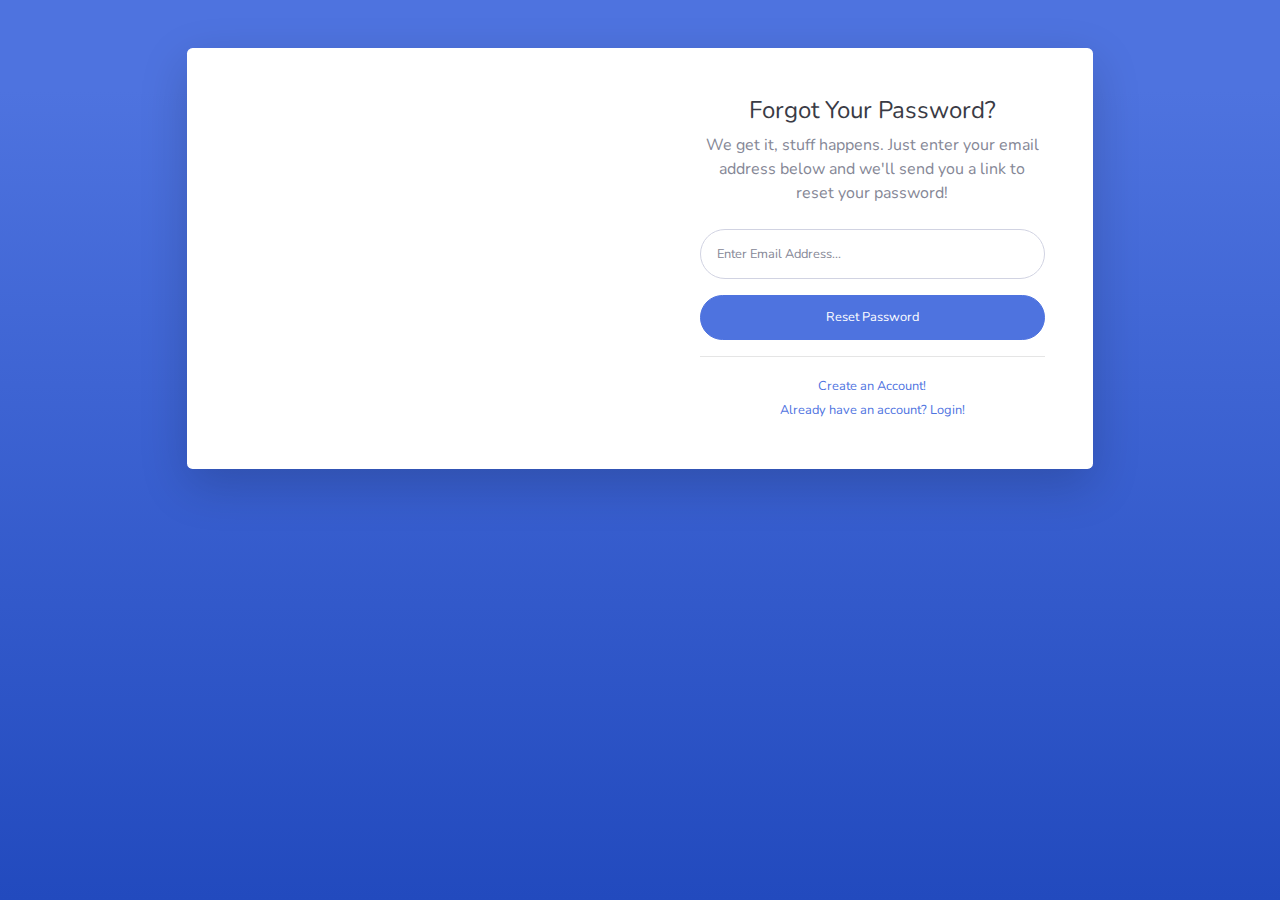
<file: forgot-password.html>
<!DOCTYPE html>
<html lang="en">

<head>

    <meta charset="utf-8">
    <meta http-equiv="X-UA-Compatible" content="IE=edge">
    <meta name="viewport" content="width=device-width, initial-scale=1, shrink-to-fit=no">
    <meta name="description" content="">
    <meta name="author" content="">

    <title>SB Admin 2 - Forgot Password</title>

    <!-- Custom fonts for this template-->
    <link href="vendor/fontawesome-free/css/all.min.css" rel="stylesheet" type="text/css">
    <link
        href="https://fonts.googleapis.com/css?family=Nunito:200,200i,300,300i,400,400i,600,600i,700,700i,800,800i,900,900i"
        rel="stylesheet">

    <!-- Custom styles for this template-->
    <link href="css/sb-admin-2.min.css" rel="stylesheet">

</head>

<body class="bg-gradient-primary">

    <div class="container">

        <!-- Outer Row -->
        <div class="row justify-content-center">

            <div class="col-xl-10 col-lg-12 col-md-9">

                <div class="card o-hidden border-0 shadow-lg my-5">
                    <div class="card-body p-0">
                        <!-- Nested Row within Card Body -->
                        <div class="row">
                            <div class="col-lg-6 d-none d-lg-block bg-password-image"></div>
                            <div class="col-lg-6">
                                <div class="p-5">
                                    <div class="text-center">
                                        <h1 class="h4 text-gray-900 mb-2">Forgot Your Password?</h1>
                                        <p class="mb-4">We get it, stuff happens. Just enter your email address below
                                            and we'll send you a link to reset your password!</p>
                                    </div>
                                    <form class="user">
                                        <div class="form-group">
                                            <input type="email" class="form-control form-control-user"
                                                id="exampleInputEmail" aria-describedby="emailHelp"
                                                placeholder="Enter Email Address...">
                                        </div>
                                        <a href="login.html" class="btn btn-primary btn-user btn-block">
                                            Reset Password
                                        </a>
                                    </form>
                                    <hr>
                                    <div class="text-center">
                                        <a class="small" href="register.html">Create an Account!</a>
                                    </div>
                                    <div class="text-center">
                                        <a class="small" href="login.html">Already have an account? Login!</a>
                                    </div>
                                </div>
                            </div>
                        </div>
                    </div>
                </div>

            </div>

        </div>

    </div>

    <!-- Bootstrap core JavaScript-->
    <script src="vendor/jquery/jquery.min.js"></script>
    <script src="vendor/bootstrap/js/bootstrap.bundle.min.js"></script>

    <!-- Core plugin JavaScript-->
    <script src="vendor/jquery-easing/jquery.easing.min.js"></script>

    <!-- Custom scripts for all pages-->
    <script src="js/sb-admin-2.min.js"></script>

</body>

</html>
</file>
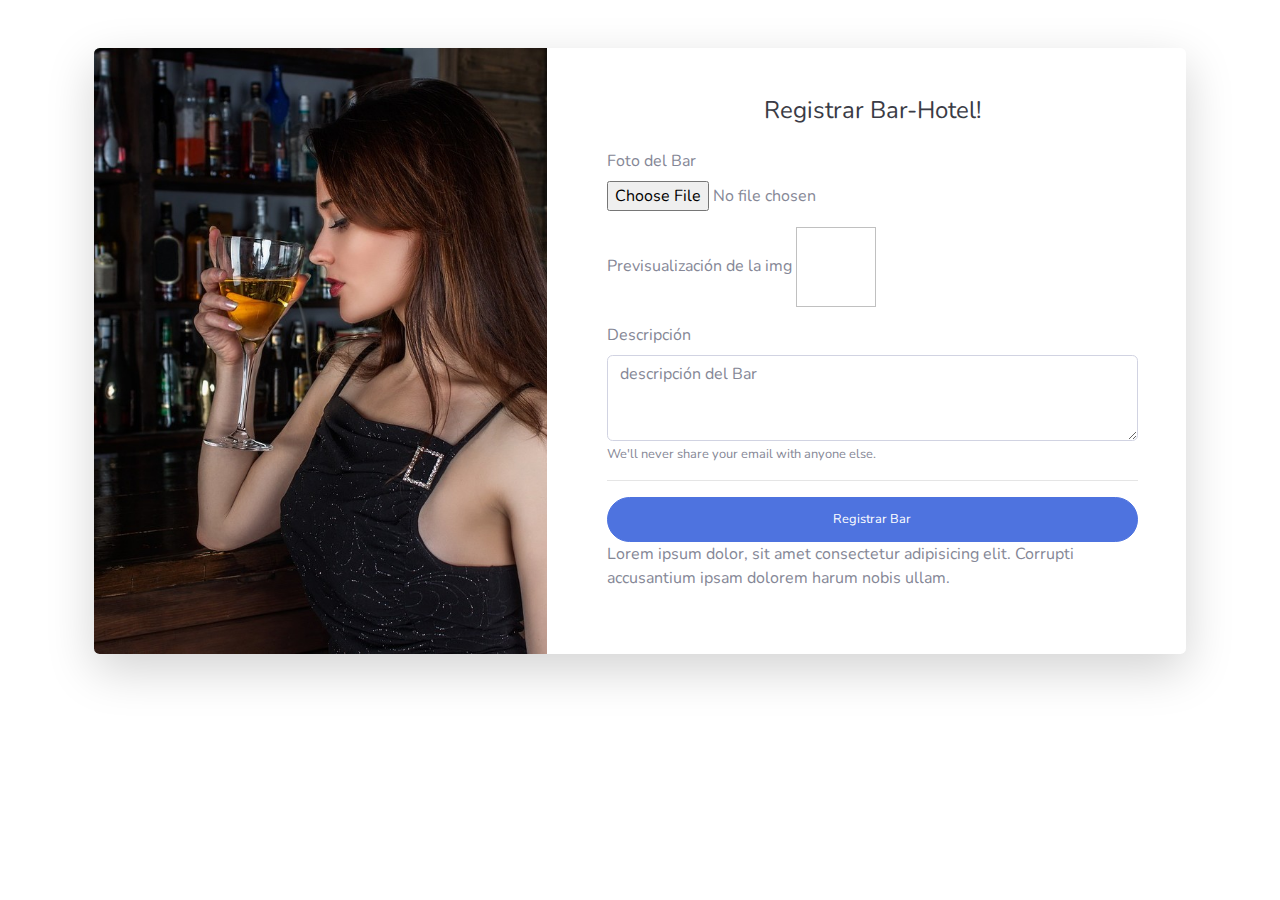
<file: form_bar.html>
<!DOCTYPE html>
<html lang="en">
<head>
    <meta charset="utf-8">
    <meta http-equiv="X-UA-Compatible" content="IE=edge">
    <meta name="viewport" content="width=device-width, initial-scale=1, shrink-to-fit=no">
    <meta name="description" content="">
    <meta name="author" content="">

    <title>SB Admin 2 - Register</title>

    <!-- Custom fonts for this template-->
    <link href="vendor/fontawesome-free/css/all.min.css" rel="stylesheet" type="text/css">
    <link
        href="https://fonts.googleapis.com/css?family=Nunito:200,200i,300,300i,400,400i,600,600i,700,700i,800,800i,900,900i"
        rel="stylesheet">

    <!-- Custom styles for this template-->
    <link href="css/sb-admin-2.css" rel="stylesheet">
    <title>Registro Bar</title>
</head>
<body >
    
        <div class="container">
            <div class="card o-hidden border-0 shadow-lg my-5">
                <div class="card-body p-0">
                    <!-- Nested Row within Card Body -->
                    <div class="row">
                        <div class="col-lg-5 d-none d-lg-block bg-registrobar-image ">
                            
                        </div>
                        <div class="col-lg-7">
                            <div class="p-5">
                                <div class="text-center">
                                    <h1 class="h4 text-gray-900 mb-4">Registrar Bar-Hotel!</h1>
                                </div>
                                <form class="user" method="post" >
                                
                                    <div class="form-group">
                                        <label>Foto del Bar</label>
                                        <input type="file" class="form-control-file"  placeholder="Subir Foto" onchange="previewImage(event, '#imgPreview')">
                                            
                                    </div>
                                    <div class="form-group">
                                        <label>Previsualización de la img</label>
                                        <img id="imgPreview">
                                            
                                    </div>
                                    
                                    <div class="form-group">
                                        <label for="exampleInputEmail1">Descripción</label>
                                        <textarea type="textarea" class="form-control"   placeholder="descripción del Bar" rows="3"></textarea>
                                        <small id="emailHelp" class="form-text text-muted">We'll never share your email with anyone else.</small>
                                    </div>
                                    
                                    <hr>
                                    <button type="submit" class="btn btn-primary btn-user btn-block">
                                        
                                        Registrar Bar
                                    </button>
                                    <p>Lorem ipsum dolor, sit amet consectetur adipisicing elit. Corrupti accusantium ipsam dolorem harum nobis ullam.</p>
                                    
                                
                                </form>
                                
                                
                            </div>
                        </div>
                    </div>
                </div>
            </div>
        </div>
    
        <script src="js/script.js"></script>
    
    
</body>
</html>
</file>
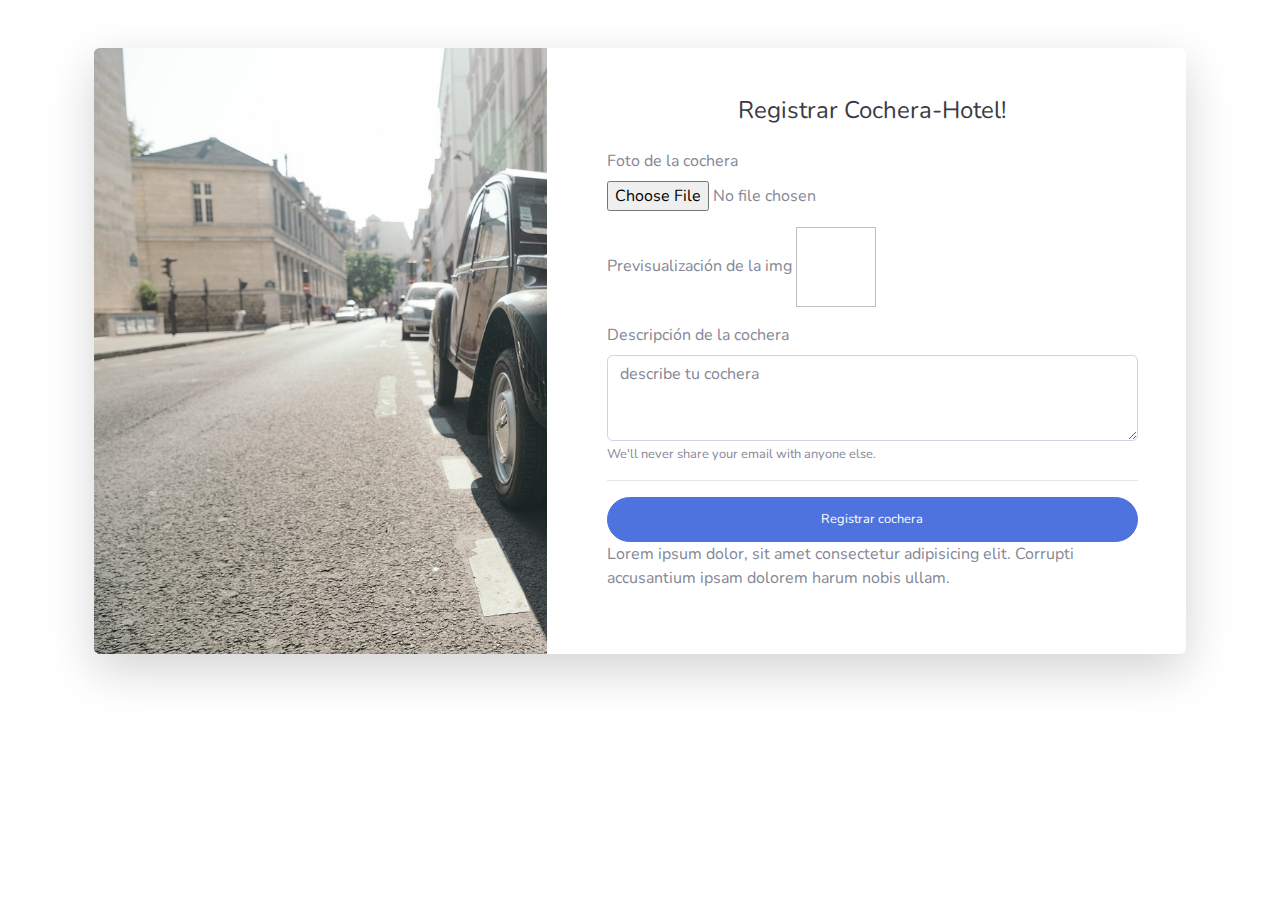
<file: form_cochera.html>
<!DOCTYPE html>
<html lang="en">
<head>
    <meta charset="utf-8">
    <meta http-equiv="X-UA-Compatible" content="IE=edge">
    <meta name="viewport" content="width=device-width, initial-scale=1, shrink-to-fit=no">
    <meta name="description" content="">
    <meta name="author" content="">

    <title>SB Admin 2 - Register</title>

    <!-- Custom fonts for this template-->
    <link href="vendor/fontawesome-free/css/all.min.css" rel="stylesheet" type="text/css">
    <link
        href="https://fonts.googleapis.com/css?family=Nunito:200,200i,300,300i,400,400i,600,600i,700,700i,800,800i,900,900i"
        rel="stylesheet">

    <!-- Custom styles for this template-->
    <link href="css/sb-admin-2.css" rel="stylesheet">
    <title>Registro cochera</title>
</head>
<body >
    
    <div class="container">
        <div class="card o-hidden border-0 shadow-lg my-5">
            <div class="card-body p-0">
                <!-- Nested Row within Card Body -->
                <div class="row">
                    <div class="col-lg-5 d-none d-lg-block bg-registrocochera-image ">
                        
                    </div>
                    <div class="col-lg-7">
                        <div class="p-5">
                            <div class="text-center">
                                <h1 class="h4 text-gray-900 mb-4">Registrar Cochera-Hotel!</h1>
                            </div>
                            <form class="user" method="post" >
                            
                                <div class="form-group">
                                    <label>Foto de la cochera</label>
                                    <input type="file" class="form-control-file"  placeholder="Subir Foto" onchange="previewImage(event, '#imgPreview')">
                                        
                                </div>
                                <div class="form-group">
                                    <label>Previsualización de la img</label>
                                    <img id="imgPreview">
                                        
                                </div>
                                <div class="form-group">
                                    <label for="exampleInputEmail1">Descripción de la cochera</label>
                                    <textarea type="textarea" class="form-control"   placeholder="describe tu cochera" rows="3"></textarea>
                                    <small id="emailHelp" class="form-text text-muted">We'll never share your email with anyone else.</small>
                                </div>
                                
                                <hr>
                                <button type="submit" class="btn btn-primary btn-user btn-block">
                                    
                                    Registrar cochera
                                </button>
                                <p>Lorem ipsum dolor, sit amet consectetur adipisicing elit. Corrupti accusantium ipsam dolorem harum nobis ullam.</p>
                                
                            
                            </form>
                            
                            
                        </div>
                    </div>
                </div>
            </div>
        </div>
    </div>

    <script src="js/script.js"></script>


</body>
</html>
</file>
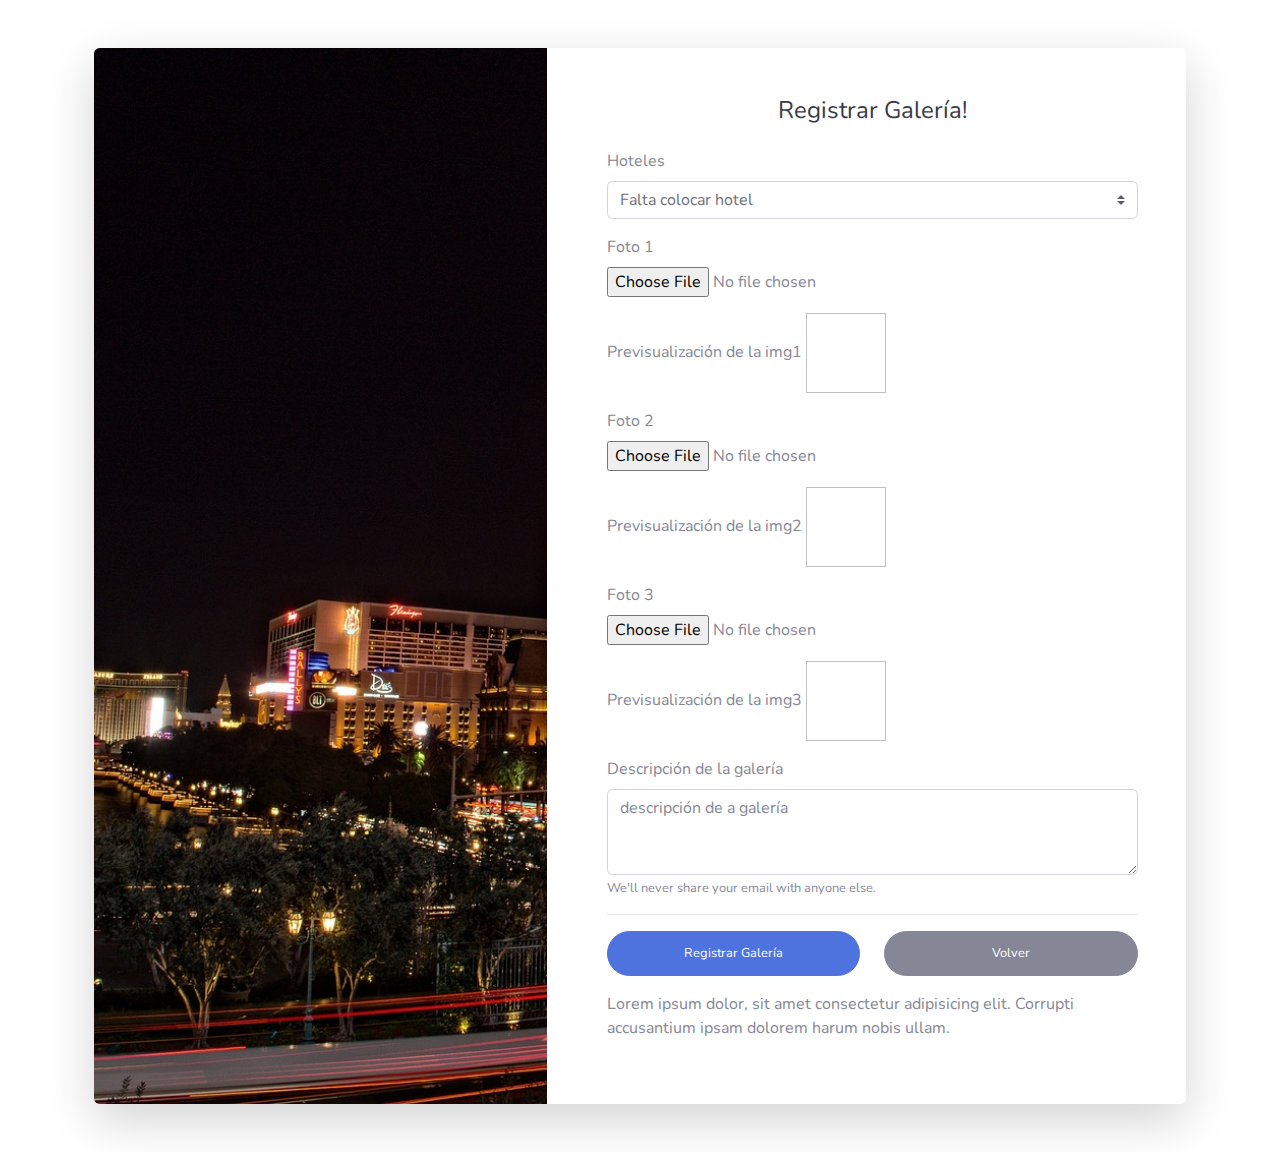
<file: form_galeria.html>
<!DOCTYPE html>
<html lang="en">
<head>
    <meta charset="utf-8">
    <meta http-equiv="X-UA-Compatible" content="IE=edge">
    <meta name="viewport" content="width=device-width, initial-scale=1, shrink-to-fit=no">
    <meta name="description" content="">
    <meta name="author" content="">

    <title>SB Admin 2 - Register</title>

    <!-- Custom fonts for this template-->
    <link href="vendor/fontawesome-free/css/all.min.css" rel="stylesheet" type="text/css">
    <link
        href="https://fonts.googleapis.com/css?family=Nunito:200,200i,300,300i,400,400i,600,600i,700,700i,800,800i,900,900i"
        rel="stylesheet">

    <!-- Custom styles for this template-->
    <link href="css/sb-admin-2.css" rel="stylesheet">
    <title>Registro Piscina</title>
</head>
<body>
    
    <div class="container">
        <div class="card o-hidden border-0 shadow-lg my-5">
            <div class="card-body p-0">
                <!-- Nested Row within Card Body -->
                <div class="row">
                    <div class="col-lg-5 d-none d-lg-block bg-registrogale-image ">
                        
                    </div>
                    <div class="col-lg-7">
                        <div class="p-5">
                            <div class="text-center">
                                <h1 class="h4 text-gray-900 mb-4">Registrar Galería!</h1>
                            </div>
                            <form class="user" method="post" >
                            
                                <div class="form-group">
                                    <label>Hoteles</label>
                                            <select class="custom-select mr-sm-2 " id="inlineFormCustomSelect">
                                                
                                                <option value="1" selected>Falta colocar hotel</option>
                                                <option value="2">ubi 2</option>
                                                <option value="3">ubi 3</option>
                                            </select>
                                        
                                </div>

                                <div class="form-group">
                                    <label>Foto 1</label>
                                    <input type="file" class="form-control-file" placeholder="Subir Foto" onchange="previewImage(event, '#imgPreview')">
                                        
                                </div>

                                <div class="form-group">
                                    <label>Previsualización de la img1</label>
                                    <img id="imgPreview">
                                        
                                </div>

                                <div class="form-group">
                                    <label>Foto 2</label>
                                    <input type="file" class="form-control-file" placeholder="Subir Foto" onchange="previewImage(event, '#imgPreview2')">
                                        
                                </div>

                                <div class="form-group">
                                    <label>Previsualización de la img2</label>
                                    <img id="imgPreview2">
                                        
                                </div>

                                <div class="form-group">
                                    <label>Foto 3</label>
                                    <input type="file" class="form-control-file" placeholder="Subir Foto" onchange="previewImage(event, '#imgPreview3')">
                                        
                                </div>

                                <div class="form-group">
                                    <label>Previsualización de la img3</label>
                                    <img id="imgPreview3">
                                        
                                </div>
                                
                                <div class="form-group">
                                    <label for="exampleInputEmail1">Descripción de la galería</label>
                                    <textarea type="textarea" class="form-control"   placeholder="descripción de a galería" rows="3"></textarea>
                                    <small class="form-text text-muted">We'll never share your email with anyone else.</small>
                                </div>
                                
                                <hr>
                                <div class="form-group row">
                                    <div class="col-sm-6 mb-3 mb-sm-0">
                                        <button type="submit" class="btn btn-primary btn-user btn-block">Registrar Galería</button>
                                        
                                        
                                    </div>
                                    <div class="col-sm-6">
                                       <a href="index.php" class="btn btn-secondary btn-user btn-block">Volver</a> 
                                    </div>
                                    
                                        
                                </div>
                                
                                    
                                    
                                <p>Lorem ipsum dolor, sit amet consectetur adipisicing elit. Corrupti accusantium ipsam dolorem harum nobis ullam.</p>
                                
                            
                            </form>
                            
                            
                        </div>
                    </div>
                </div>
            </div>
        </div>
    </div>

    
    <script src="js/script.js"></script>

</body>
</html>
</file>
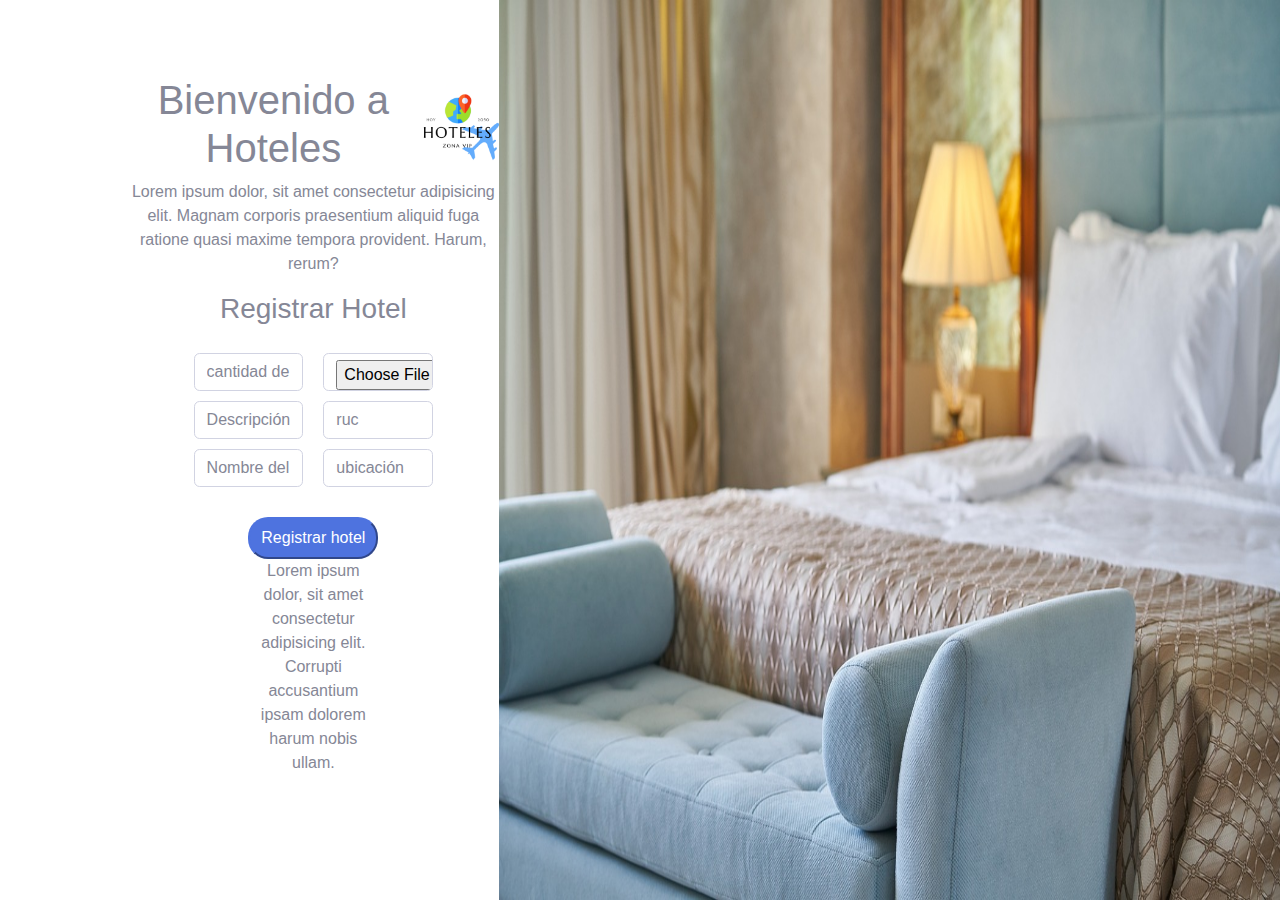
<file: form_hotel.html>
<!DOCTYPE html>
<html lang="en">
<head>
    <meta charset="UTF-8">
    <meta http-equiv="X-UA-Compatible" content="IE=edge">
    <meta name="viewport" content="width=device-width, initial-scale=1.0">
    <link rel="stylesheet" href="./css/estilos.css">
    <link href="vendor/fontawesome-free/css/all.min.css" rel="stylesheet" type="text/css">
    <!-- codigo boostrap -->
    <!-- <link rel="stylesheet" href="https://stackpath.bootstrapcdn.com/bootstrap/4.3.1/css/bootstrap.min.css" integrity="sha384-ggOyR0iXCbMQv3Xipma34MD+dH/1fQ784/j6cY/iJTQUOhcWr7x9JvoRxT2MZw1T" crossorigin="anonymous"> -->
    <link href="css/sb-admin-2.min.css" rel="stylesheet">
    <title>login</title>
</head>
<body>
   
    <section class="contenedor contenedor-login d-flex">
        <div id="primerblock" class="izquierda text-center d-flex">
            <div class="titulo text-center d-flex align-items-center justify-content-center">
                <h1>Bienvenido a <span>Hoteles</span></h1><img class="logo" src="./img/logo.png" alt="logo">
            </div>
            
            <p>Lorem ipsum dolor, sit amet consectetur adipisicing elit. Magnam corporis praesentium aliquid fuga ratione quasi maxime tempora provident. Harum, rerum?</p>
            <div class="contenedor-form d-flex flex-column align-items-center">
                <h3>Registrar Hotel</h3>
                <form action="" method="post" class="form-signin ">
                    <div class="d-flex align-items-center justify-content-around">
                        
                        <div class="registro-izquierdo">
                            <input class="form-control" type="text" placeholder="cantidad de habitaciones" required>
                            <input type="textarea" class="form-control "  placeholder="Descripción del hotel" required>
                            <input class="form-control" type="text" placeholder="Nombre del hotel" required>
                        </div>
                        <div class="registro-derecho">
                            <input class="form-control" type="file" placeholder="Subir logo" required>
                            <input class="form-control" type="number" placeholder="ruc" required>
                            <input class="form-control" type="email" placeholder="ubicación" required>
                        </div>
                    </div>
                    <div class="registro-fin d-flex flex-column ">
                        <button class=" btn-ingreso btn-primary btn-block" type="submit">Registrar hotel</button>
                        
                        <p>Lorem ipsum dolor, sit amet consectetur adipisicing elit. Corrupti accusantium ipsam dolorem harum nobis ullam.</p>
                        <hr>
                       
                        
                    </div>
                    
                </form>
            </div>

        </div>

        <div id="segundoblock" class="derecha d-flex">
            <img src="./img/h1.jpg" alt="Login">
        </div>

       
        
    </section>
    <script src="./js/script.js"></script>
</body>
</html>
</file>
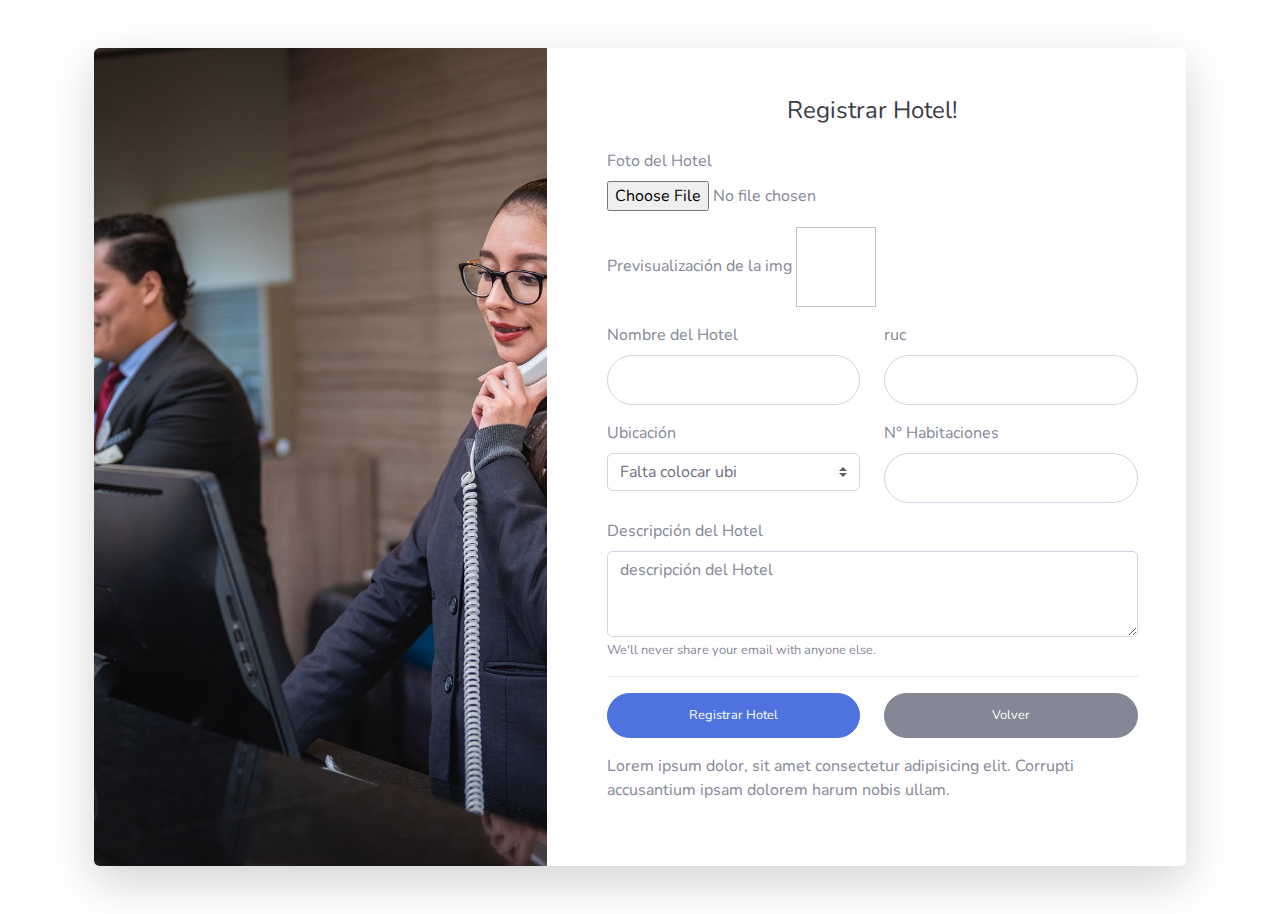
<file: form_hotelnuevo.html>
<!DOCTYPE html>
<html lang="en">
<head>
    <meta charset="utf-8">
    <meta http-equiv="X-UA-Compatible" content="IE=edge">
    <meta name="viewport" content="width=device-width, initial-scale=1, shrink-to-fit=no">
    <meta name="description" content="">
    <meta name="author" content="">

    <title>SB Admin 2 - Register</title>

    <!-- Custom fonts for this template-->
    <link href="vendor/fontawesome-free/css/all.min.css" rel="stylesheet" type="text/css">
    <link
        href="https://fonts.googleapis.com/css?family=Nunito:200,200i,300,300i,400,400i,600,600i,700,700i,800,800i,900,900i"
        rel="stylesheet">

    <!-- Custom styles for this template-->
    <link href="css/sb-admin-2.css" rel="stylesheet">
    <title>Registro Piscina</title>
</head>
<body>
    
    <div class="container">
        <div class="card o-hidden border-0 shadow-lg my-5">
            <div class="card-body p-0">
                <!-- Nested Row within Card Body -->
                <div class="row">
                    <div class="col-lg-5 d-none d-lg-block bg-registrohotel-image ">
                        
                    </div>
                    <div class="col-lg-7">
                        <div class="p-5">
                            <div class="text-center">
                                <h1 class="h4 text-gray-900 mb-4">Registrar Hotel!</h1>
                            </div>
                            <form class="user" method="post" >
                            
                                <div class="form-group">
                                    <label>Foto del Hotel</label>
                                    <input type="file" class="form-control-file" placeholder="Subir Foto" onchange="previewImage(event, '#imgPreview')">
                                        
                                </div>

                                <div class="form-group">
                                    <label>Previsualización de la img</label>
                                    <img id="imgPreview">
                                        
                                </div>

                                <div class="form-group row">
                                    <div class="col-sm-6 mb-3 mb-sm-0">
                                        <label>Nombre del Hotel</label>
                                        <input name="nombre"  type="text" class="form-control form-control-user" >
                                        
                                    </div>
                                    <div class="col-sm-6">
                                        <label>ruc</label>
                                        <input name="ruc" type="number" class="form-control form-control-user">
                                        
                                    </div>
                                    
                                        
                                </div>

                                <div class="form-group row">
                                        <div class="col-sm-6 mb-3 mb-sm-0">
                                            <label>Ubicación</label>
                                            <select class="custom-select mr-sm-2 " id="inlineFormCustomSelect">
                                                
                                                <option value="1" selected>Falta colocar ubi</option>
                                                <option value="2">ubi 2</option>
                                                <option value="3">ubi 3</option>
                                            </select>
                                        </div>
                                        <div class="col-sm-6">
                                            <label>N° Habitaciones</label>
                                            <input name="contidad" type="number" class="form-control form-control-user">
                                            
                                        </div>
                                        
                                       
                                    
                                        
                                </div>
                                
                                <div class="form-group">
                                    <label for="exampleInputEmail1">Descripción del Hotel</label>
                                    <textarea type="textarea" class="form-control"   placeholder="descripción del Hotel" rows="3"></textarea>
                                    <small class="form-text text-muted">We'll never share your email with anyone else.</small>
                                </div>
                                
                                <hr>
                                <div class="form-group row">
                                    <div class="col-sm-6 mb-3 mb-sm-0">
                                        <button type="submit" class="btn btn-primary btn-user btn-block">Registrar Hotel
                                        </button>
                                        
                                    </div>
                                    <div class="col-sm-6">
                                        <button type="submit" class="btn btn-secondary btn-user btn-block">Volver
                                        </button>
                                    </div>
                                    
                                        
                                </div>
                                
                                    
                                <p>Lorem ipsum dolor, sit amet consectetur adipisicing elit. Corrupti accusantium ipsam dolorem harum nobis ullam.</p>
                                
                            
                            </form>
                            
                            
                        </div>
                    </div>
                </div>
            </div>
        </div>
    </div>

    
    <script src="js/script.js"></script>

</body>
</html>
</file>
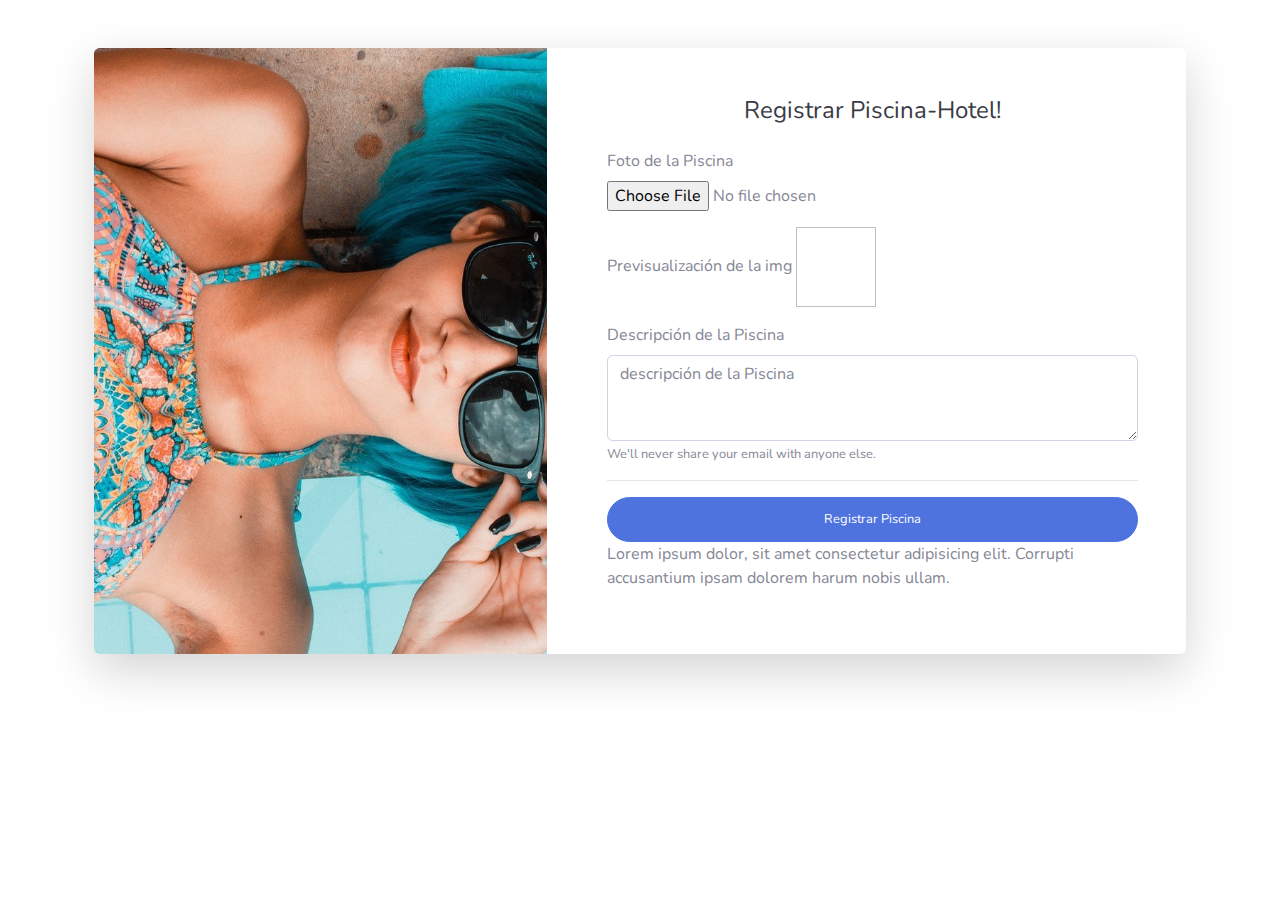
<file: form_piscina.html>
<!DOCTYPE html>
<html lang="en">
<head>
    <meta charset="utf-8">
    <meta http-equiv="X-UA-Compatible" content="IE=edge">
    <meta name="viewport" content="width=device-width, initial-scale=1, shrink-to-fit=no">
    <meta name="description" content="">
    <meta name="author" content="">

    <title>SB Admin 2 - Register</title>

    <!-- Custom fonts for this template-->
    <link href="vendor/fontawesome-free/css/all.min.css" rel="stylesheet" type="text/css">
    <link
        href="https://fonts.googleapis.com/css?family=Nunito:200,200i,300,300i,400,400i,600,600i,700,700i,800,800i,900,900i"
        rel="stylesheet">

    <!-- Custom styles for this template-->
    <link href="css/sb-admin-2.css" rel="stylesheet">
    <title>Registro Piscina</title>
</head>
<body>
    
    <div class="container">
        <div class="card o-hidden border-0 shadow-lg my-5">
            <div class="card-body p-0">
                <!-- Nested Row within Card Body -->
                <div class="row">
                    <div class="col-lg-5 d-none d-lg-block bg-registropis-image ">
                        
                    </div>
                    <div class="col-lg-7">
                        <div class="p-5">
                            <div class="text-center">
                                <h1 class="h4 text-gray-900 mb-4">Registrar Piscina-Hotel!</h1>
                            </div>
                            <form class="user" method="post" >
                            
                                <div class="form-group">
                                    <label>Foto de la Piscina</label>
                                    <input type="file" class="form-control-file" placeholder="Subir Foto" onchange="previewImage(event, '#imgPreview')">
                                        
                                </div>
                                <div class="form-group">
                                    <label>Previsualización de la img</label>
                                    <img id="imgPreview">
                                        
                                </div>
                                <div class="form-group">
                                    <label for="exampleInputEmail1">Descripción de la Piscina</label>
                                    <textarea type="textarea" class="form-control"   placeholder="descripción de la Piscina" rows="3"></textarea>
                                    <small id="emailHelp" class="form-text text-muted">We'll never share your email with anyone else.</small>
                                </div>
                                
                                <hr>
                                <button type="submit" class="btn btn-primary btn-user btn-block">
                                    
                                    Registrar Piscina
                                </button>
                                <p>Lorem ipsum dolor, sit amet consectetur adipisicing elit. Corrupti accusantium ipsam dolorem harum nobis ullam.</p>
                                
                            
                            </form>
                            
                            
                        </div>
                    </div>
                </div>
            </div>
        </div>
    </div>

    <script src="js/script.js"></script>


</body>
</html>
</file>
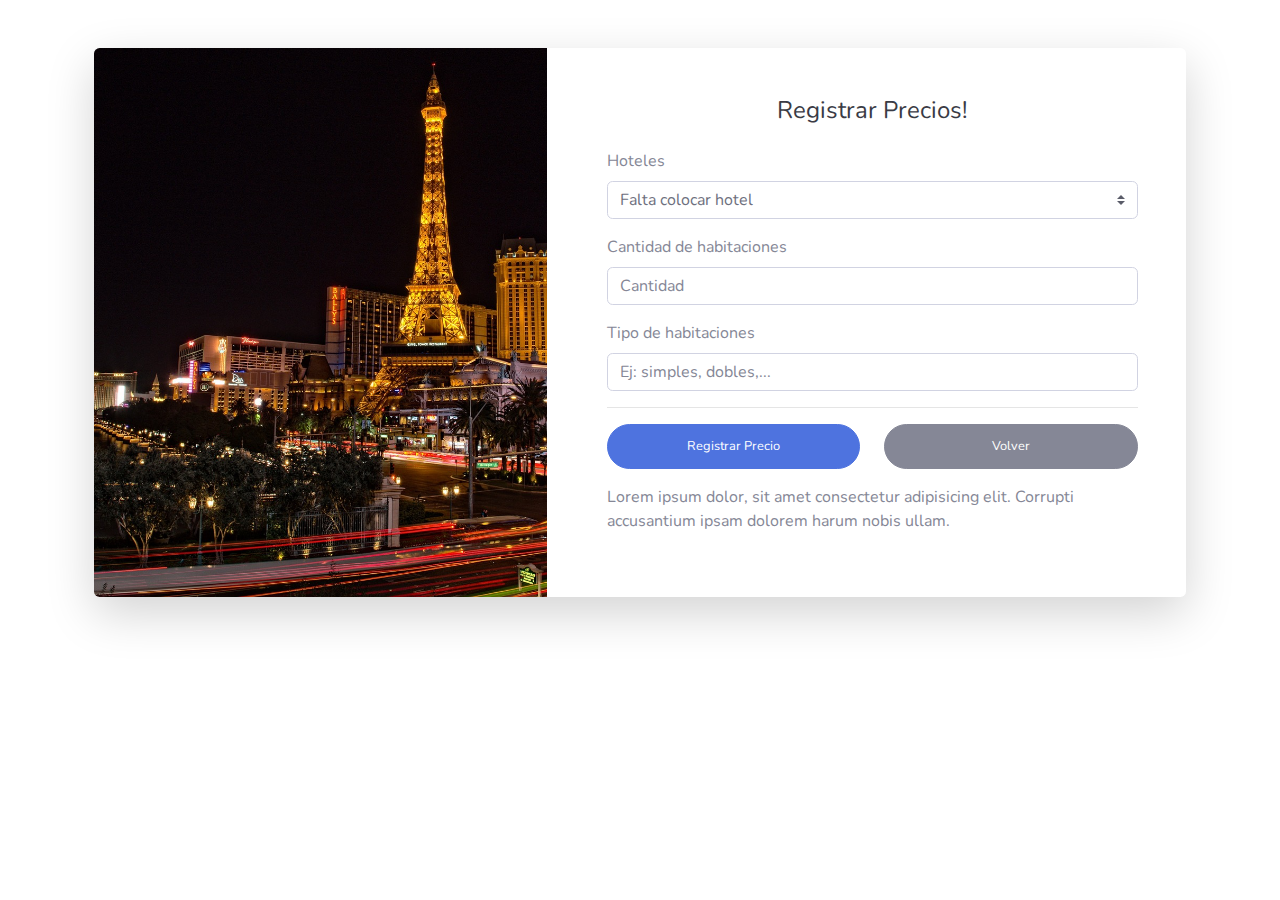
<file: form_precios.html>
<!DOCTYPE html>
<html lang="en">
<head>
    <meta charset="utf-8">
    <meta http-equiv="X-UA-Compatible" content="IE=edge">
    <meta name="viewport" content="width=device-width, initial-scale=1, shrink-to-fit=no">
    <meta name="description" content="">
    <meta name="author" content="">

    <title>SB Admin 2 - Register</title>

    <!-- Custom fonts for this template-->
    <link href="vendor/fontawesome-free/css/all.min.css" rel="stylesheet" type="text/css">
    <link
        href="https://fonts.googleapis.com/css?family=Nunito:200,200i,300,300i,400,400i,600,600i,700,700i,800,800i,900,900i"
        rel="stylesheet">

    <!-- Custom styles for this template-->
    <link href="css/sb-admin-2.css" rel="stylesheet">
    <title>Registro Piscina</title>
</head>
<body>
    
    <div class="container">
        <div class="card o-hidden border-0 shadow-lg my-5">
            <div class="card-body p-0">
                <!-- Nested Row within Card Body -->
                <div class="row">
                    <div class="col-lg-5 d-none d-lg-block bg-registrogale-image ">
                        
                    </div>
                    <div class="col-lg-7">
                        <div class="p-5">
                            <div class="text-center">
                                <h1 class="h4 text-gray-900 mb-4">Registrar Precios!</h1>
                            </div>
                            <form class="user" method="post" >
                            
                                <div class="form-group">
                                    <label>Hoteles</label>
                                            <select class="custom-select mr-sm-2 " id="inlineFormCustomSelect">
                                                
                                                <option value="1" selected>Falta colocar hotel</option>
                                                <option value="2">ubi 2</option>
                                                <option value="3">ubi 3</option>
                                            </select>
                                        
                                </div>

                               
                                
                                <div class="form-group">
                                    <label>Cantidad de habitaciones</label>
                                    <input type="number" class="form-control"   placeholder="Cantidad">
                                   
                                </div>

                                <div class="form-group">
                                    <label>Tipo de habitaciones</label>
                                    <input type="text" class="form-control"   placeholder="Ej: simples, dobles,...">
                                    
                                </div>
                                
                                <hr>
                                <div class="form-group row">
                                    <div class="col-sm-6 mb-3 mb-sm-0">
                                        <button type="submit" class="btn btn-primary btn-user btn-block">Registrar Precio</button>
                                        
                                        
                                    </div>
                                    <div class="col-sm-6">
                                       <a href="index.php" class="btn btn-secondary btn-user btn-block">Volver</a> 
                                    </div>
                                    
                                        
                                </div>
                                
                                    
                                    
                                <p>Lorem ipsum dolor, sit amet consectetur adipisicing elit. Corrupti accusantium ipsam dolorem harum nobis ullam.</p>
                                
                            
                            </form>
                            
                            
                        </div>
                    </div>
                </div>
            </div>
        </div>
    </div>

    
    <script src="js/script.js"></script>

</body>
</html>
</file>
<file: css/estilos.css>
@import url("https://fonts.googleapis.com/css2?family=Roboto+Slab:wght@200;500&display=swap");
* {
  padding: 0;
  margin: 0;
  box-sizing: border-box;
}
*,
*:before,
*:after {
  box-sizing: inherit;
}
html {
  scroll-behavior: smooth;
  box-sizing: inherit;
}

body {
  font-family: "Roboto Slab", sans-serif;
}
ul {
  list-style: none;
}
a {
  text-decoration: none;
}
img {
  max-width: 100%;
  display: block;
}

.contenedor {
  
  width: 100%;
  height: 100vh;
  
  
  
}
.logo{
    width: 80px;
}

.contenedor .izquierda{
    
    justify-content: center;
    flex-direction: column;
    width: 60%;
    padding-left: 10%;
    animation-duration: 1s;
    animation-name: conte-izquierda;
    
    
    
}

@keyframes conte-izquierda {
    0% {
      margin-top: 100%;
      
    }
    
    100% {
      margin-top: 0;
      
    }
  }

.contenedor .izquierda form{
    width: 70%;
    flex-direction: column;
    align-items: center;
}
form input{
    margin-top: 10px;
}

.contenedor .derechab{
    width: 40%;
    background-image: url(../img/bar.jpg);
    background-size: cover;
    align-items: center;
    display: flex;
    animation-duration: 1s;
    animation-name: imgd1;
    
}
@keyframes imgd1 {
  0% {
    margin-left: 100%;
    
  }
  
  100% {
    margin-left: 0%;
    
    
  }
}
.contenedor .derechap{
  width: 40%;
  background-image: url(../img/pis1.jpg);
  background-size: cover;
  align-items: center;
  display: flex;
  animation-duration: 1s;
  animation-name: imgdp;
  
}
@keyframes imgdp {
0% {
  margin-left: 100%;
  
}

100% {
  margin-left: 0%;
  
  
}


}


.contenedor .derechac{
  width: 40%;
  background-image: url(../img/cochera.jpg);
  background-size: cover;
  align-items: center;
  display: flex;
  animation-duration: 1s;
  animation-name: imgdp;
  
}
@keyframes imgdp {
0% {
  margin-left: 100%;
  
}

100% {
  margin-left: 0%;
  
  
}
}
.contenedor .derecha2{
  width: 40%;
  
  align-items: center;
  display: none !important;
  
  animation-duration: 1s;
    animation-name: imgd2;
  
}
@keyframes imgd2 {
  0% {
    margin-left: 100%;
    
  }
  
  100% {
    margin-left: 0%;
    
    
  }
}
/*.derecha img{
  width: 100%;
  padding: 20px 20px;
  
  
  
}*/


.derecha2 img{
  width: 100%;
  padding: 20px 20px;
  
  
}


.contenedor .registrar{
    justify-content: center;
    flex-direction: column;
    width: 60%;
    padding-right: 10%;
    display: none ;
    left: 40%;
    animation-duration: 1s;
    animation-name: registrar1;
    
   
    
}

@keyframes registrar1 {
  0% {
    opacity: 0;
    
  }
  
  100% {
    opacity: 1;
    
    
  }
}
.registro-izquierdo{
  width: 100%;
  padding: 10px 10px;
}
.registro-derecho{
  width: 100%;
  padding: 10px 10px;
}




.registro-fin{
    margin-top: 20px;
    width: 50%;
    margin-left: 25%;
    align-items: center;
}
.superficial{
    position:absolute;
    right: 0;
    background-color: rgba(42, 172, 189, 0.26);
    height: 100vh;
    width: 20%;
    flex-direction: column;
    align-items: center;
    justify-content:space-around;
    padding: 0 20px;
    animation-duration: 1s;
    animation-name: super1;
    
    
}

@keyframes super1 {
    0% {
      right: 40%;
      
    }
    
    100% {
        right: 0%;
      
    }
  }
.superficial2{
    
    position:absolute;
    display: none;
    background-color: rgba(42, 172, 189, 0.26);
    height: 100vh;
    width: 20%;
    flex-direction: column;
    align-items: center;
    justify-content:space-around;
    padding: 0 20px;
    animation-duration: 2s;
    animation-name: super2;

}

@keyframes super2 {
    0% {
      left: 80%;
      
    }
    
    100% {
        left: 0%;
      
    }
  }


/** Botones**/

.btn-google {
  color: #fff;
  background-color: #ea4335;
  border-color: #fff;
}

.btn-google:hover {
  color: #fff;
  background-color: #e12717;
  border-color: #e6e6e6;
  text-decoration: none;
}

.btn-google:focus, .btn-google.focus {
  color: #fff;
  background-color: #e12717;
  border-color: #e6e6e6;
  box-shadow: 0 0 0 0.2rem rgba(255, 255, 255, 0.5);
}

.btn-google.disabled, .btn-google:disabled {
  color: #fff;
  background-color: #ea4335;
  border-color: #fff;
}

.btn-google:not(:disabled):not(.disabled):active, .btn-google:not(:disabled):not(.disabled).active,
.show > .btn-google.dropdown-toggle {
  color: #fff;
  background-color: #d62516;
  border-color: #dfdfdf;
}

.btn-google:not(:disabled):not(.disabled):active:focus, .btn-google:not(:disabled):not(.disabled).active:focus,
.show > .btn-google.dropdown-toggle:focus {
  box-shadow: 0 0 0 0.2rem rgba(255, 255, 255, 0.5);
}

.btn-facebook {
  color: #fff;
  background-color: #3b5998;
  border-color: #fff;
}

.btn-facebook:hover {
  color: #fff;
  background-color: #30497c;
  border-color: #e6e6e6;
  text-decoration: none;
}

.btn-facebook:focus, .btn-facebook.focus {
  color: #fff;
  background-color: #30497c;
  border-color: #e6e6e6;
  box-shadow: 0 0 0 0.2rem rgba(255, 255, 255, 0.5);
}

.btn-facebook.disabled, .btn-facebook:disabled {
  color: #fff;
  background-color: #3b5998;
  border-color: #fff;
}

.btn-facebook:not(:disabled):not(.disabled):active, .btn-facebook:not(:disabled):not(.disabled).active,
.show > .btn-facebook.dropdown-toggle {
  color: #fff;
  background-color: #2d4373;
  border-color: #dfdfdf;
}

.btn-facebook:not(:disabled):not(.disabled):active:focus, .btn-facebook:not(:disabled):not(.disabled).active:focus,
.show > .btn-facebook.dropdown-toggle:focus {
  box-shadow: 0 0 0 0.2rem rgba(255, 255, 255, 0.5);
}
.btn-user {
  font-size: 0.8rem;
  border-radius: 10rem;
  padding: 0.75rem 1rem;
}

.btn-ingreso{
  border-radius: 20px;
  padding: 7px 7px;
  font-size: 1rem;
}
</file>
